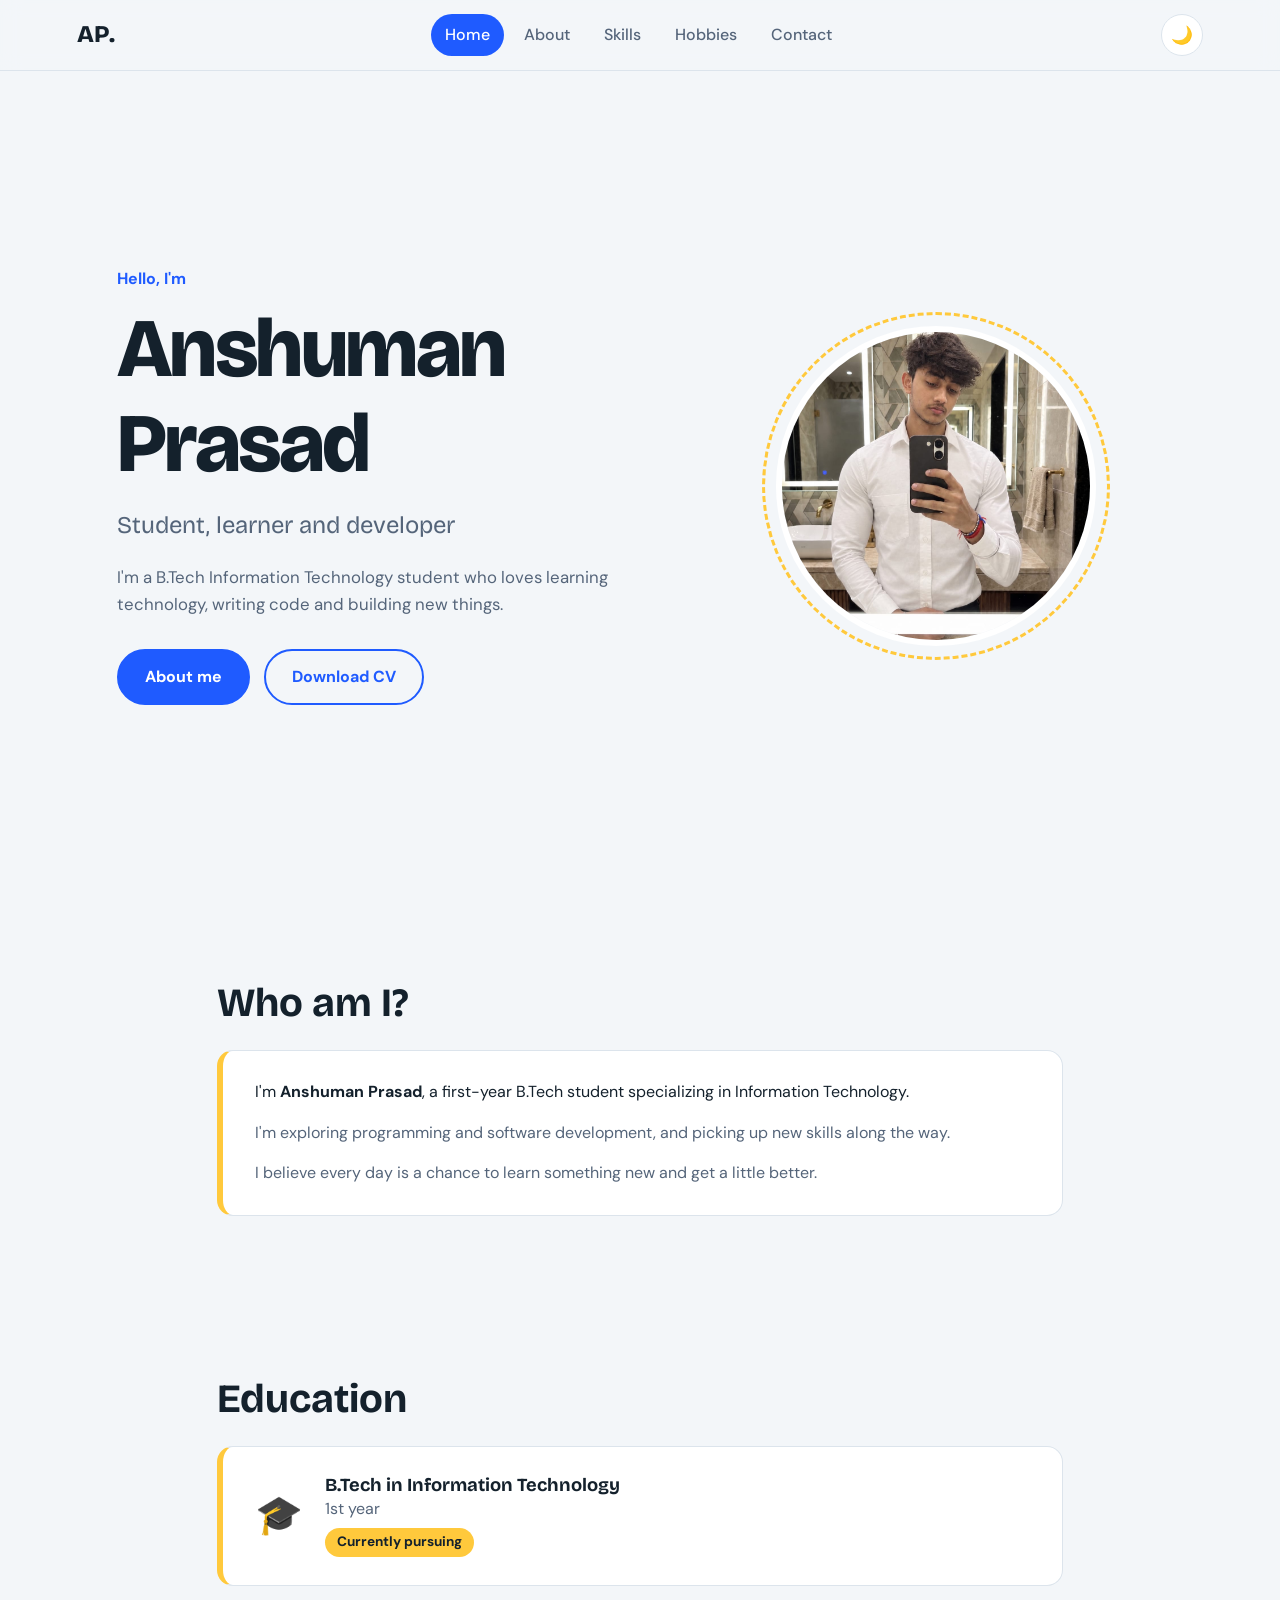
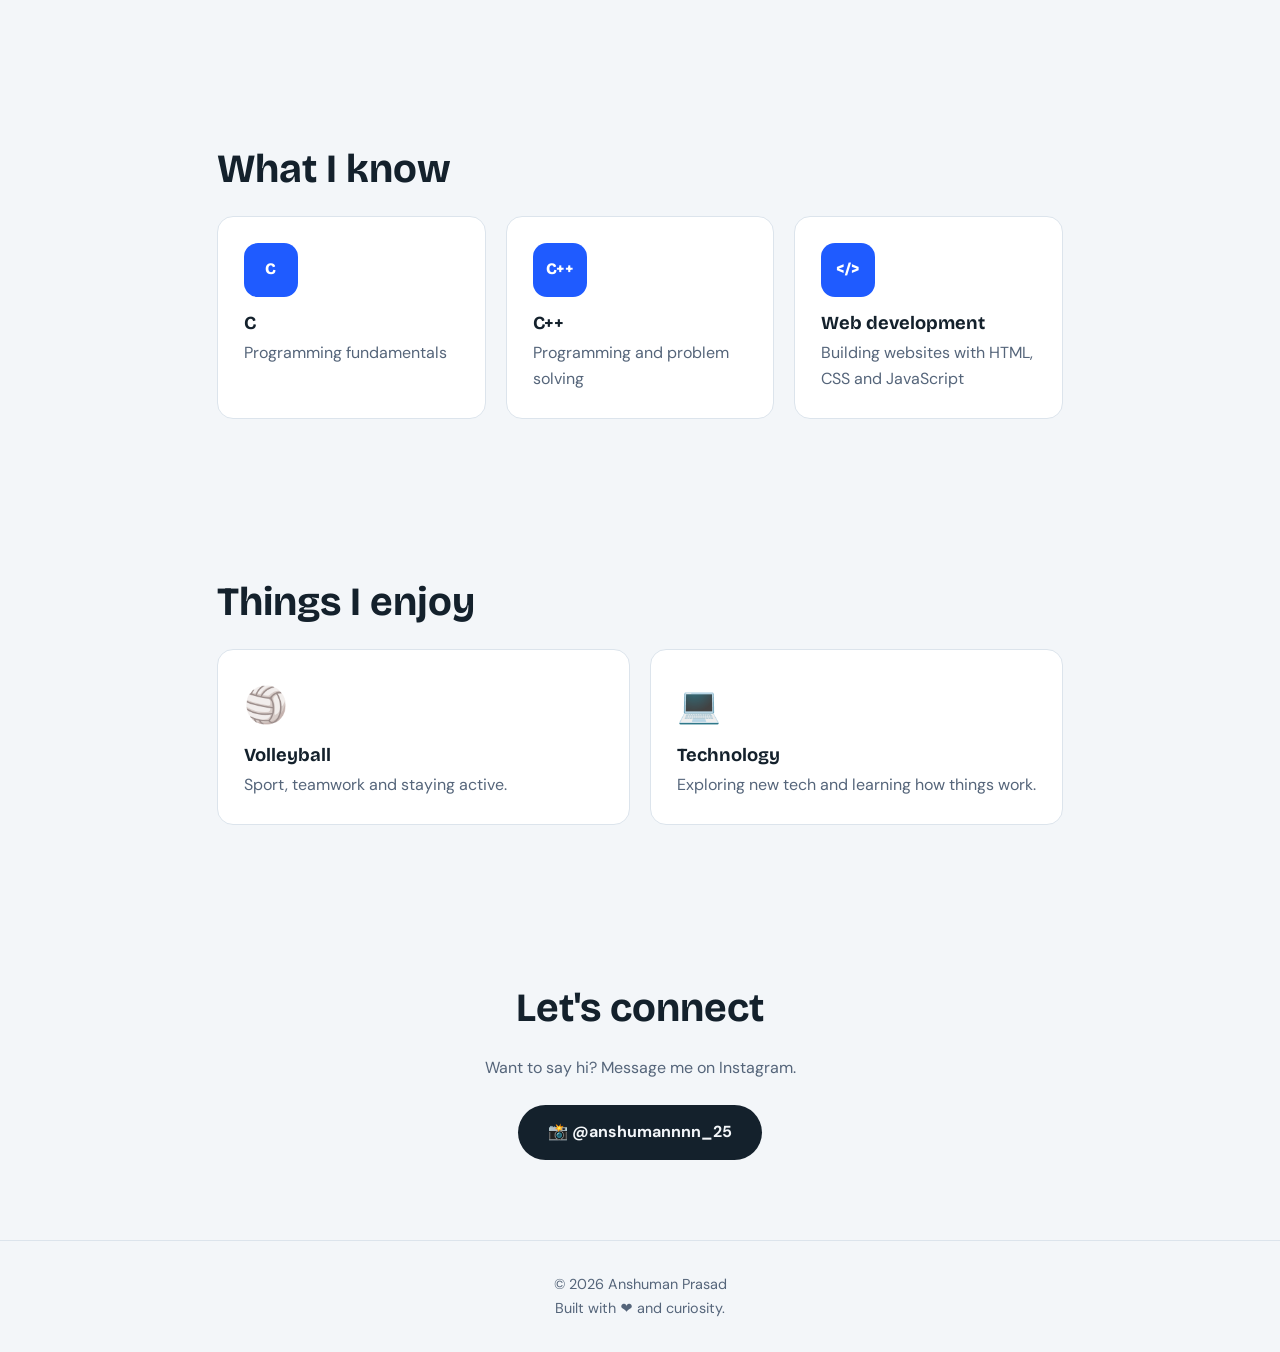
<file: index.html>
<!DOCTYPE html>
<html lang="en">
<head>
  <meta charset="UTF-8">
  <meta name="viewport" content="width=device-width, initial-scale=1.0">
  <meta name="description" content="Portfolio of Anshuman Prasad, a first-year B.Tech IT student learning C, C++ and web development.">
  <meta name="theme-color" content="#0E141B">
  <title>Anshuman Prasad | Student &amp; Developer</title>
  <link rel="preconnect" href="https://fonts.googleapis.com">
  <link rel="preconnect" href="https://fonts.gstatic.com" crossorigin>
  <link href="https://fonts.googleapis.com/css2?family=Bricolage+Grotesque:wght@500;700;800&family=DM+Sans:wght@400;500;700&display=swap" rel="stylesheet">
  <link rel="stylesheet" href="style1.css">
</head>
<body>

  <a class="skip-link" href="#main">Skip to content</a>

  <header class="navbar">
    <a href="#home" class="logo" aria-label="Home">AP.</a>

    <nav id="nav-links" class="nav-links" aria-label="Main">
      <a href="#home">Home</a>
      <a href="#about">About</a>
      <a href="#skills">Skills</a>
      <a href="#hobbies">Hobbies</a>
      <a href="#contact">Contact</a>
    </nav>

    <div class="nav-actions">
      <button id="theme-toggle" class="theme-btn" type="button" aria-label="Switch to dark theme">🌙</button>
      <button id="menu-toggle" class="menu-btn" type="button" aria-label="Open menu" aria-expanded="false" aria-controls="nav-links">☰</button>
    </div>
  </header>

  <main id="main">

    <!-- Home -->
    <section id="home" class="hero">
      <div class="hero-text">
        <p class="intro">Hello, I'm</p>
        <h1>Anshuman Prasad</h1>
        <p class="role">Student, learner and developer</p>
        <p class="hero-description">
          I'm a B.Tech Information Technology student who loves learning
          technology, writing code and building new things.
        </p>
        <div class="buttons">
          <a href="#about" class="btn primary">About me</a>
          <a href="resume.pdf" download class="btn secondary">Download CV</a>
        </div>
      </div>

      <div class="profile-container">
        <div class="profile-glow" aria-hidden="true"></div>
        <img src="profile.jpg" alt="Portrait of Anshuman Prasad" class="profile-image" width="320" height="320">
      </div>
    </section>

    <!-- About -->
    <section id="about" class="section">
      <h2>Who am I?</h2>
      <div class="about-card">
        <p>I'm <strong>Anshuman Prasad</strong>, a first-year B.Tech student specializing in Information Technology.</p>
        <p>I'm exploring programming and software development, and picking up new skills along the way.</p>
        <p>I believe every day is a chance to learn something new and get a little better.</p>
      </div>
    </section>

    <!-- Education -->
    <section id="education" class="section">
      <h2>Education</h2>
      <div class="education-card">
        <div class="education-icon" aria-hidden="true">🎓</div>
        <div>
          <h3>B.Tech in Information Technology</h3>
          <p>1st year</p>
          <span>Currently pursuing</span>
        </div>
      </div>
    </section>

    <!-- Skills -->
    <section id="skills" class="section">
      <h2>What I know</h2>
      <div class="skills-container">
        <article class="skill-card">
          <div class="skill-icon" aria-hidden="true">C</div>
          <h3>C</h3>
          <p>Programming fundamentals</p>
        </article>
        <article class="skill-card">
          <div class="skill-icon" aria-hidden="true">C++</div>
          <h3>C++</h3>
          <p>Programming and problem solving</p>
        </article>
        <article class="skill-card">
          <div class="skill-icon" aria-hidden="true">&lt;/&gt;</div>
          <h3>Web development</h3>
          <p>Building websites with HTML, CSS and JavaScript</p>
        </article>
      </div>
    </section>

    <!-- Hobbies -->
    <section id="hobbies" class="section">
      <h2>Things I enjoy</h2>
      <div class="hobbies-container">
        <article class="hobby-card">
          <span aria-hidden="true">🏐</span>
          <h3>Volleyball</h3>
          <p>Sport, teamwork and staying active.</p>
        </article>
        <article class="hobby-card">
          <span aria-hidden="true">💻</span>
          <h3>Technology</h3>
          <p>Exploring new tech and learning how things work.</p>
        </article>
      </div>
    </section>

    <!-- Contact -->
    <section id="contact" class="section contact-section">
      <h2>Let's connect</h2>
      <p>Want to say hi? Message me on Instagram.</p>
      <a href="https://instagram.com/anshumannnn_25" target="_blank" rel="noopener noreferrer" class="instagram-btn">
        📸 @anshumannnn_25
      </a>
    </section>

  </main>

  <footer>
    <p>© 2026 Anshuman Prasad</p>
    <p>Built with ❤️ and curiosity.</p>
  </footer>

  <script src="script.js"></script>
</body>
</html>
</file>
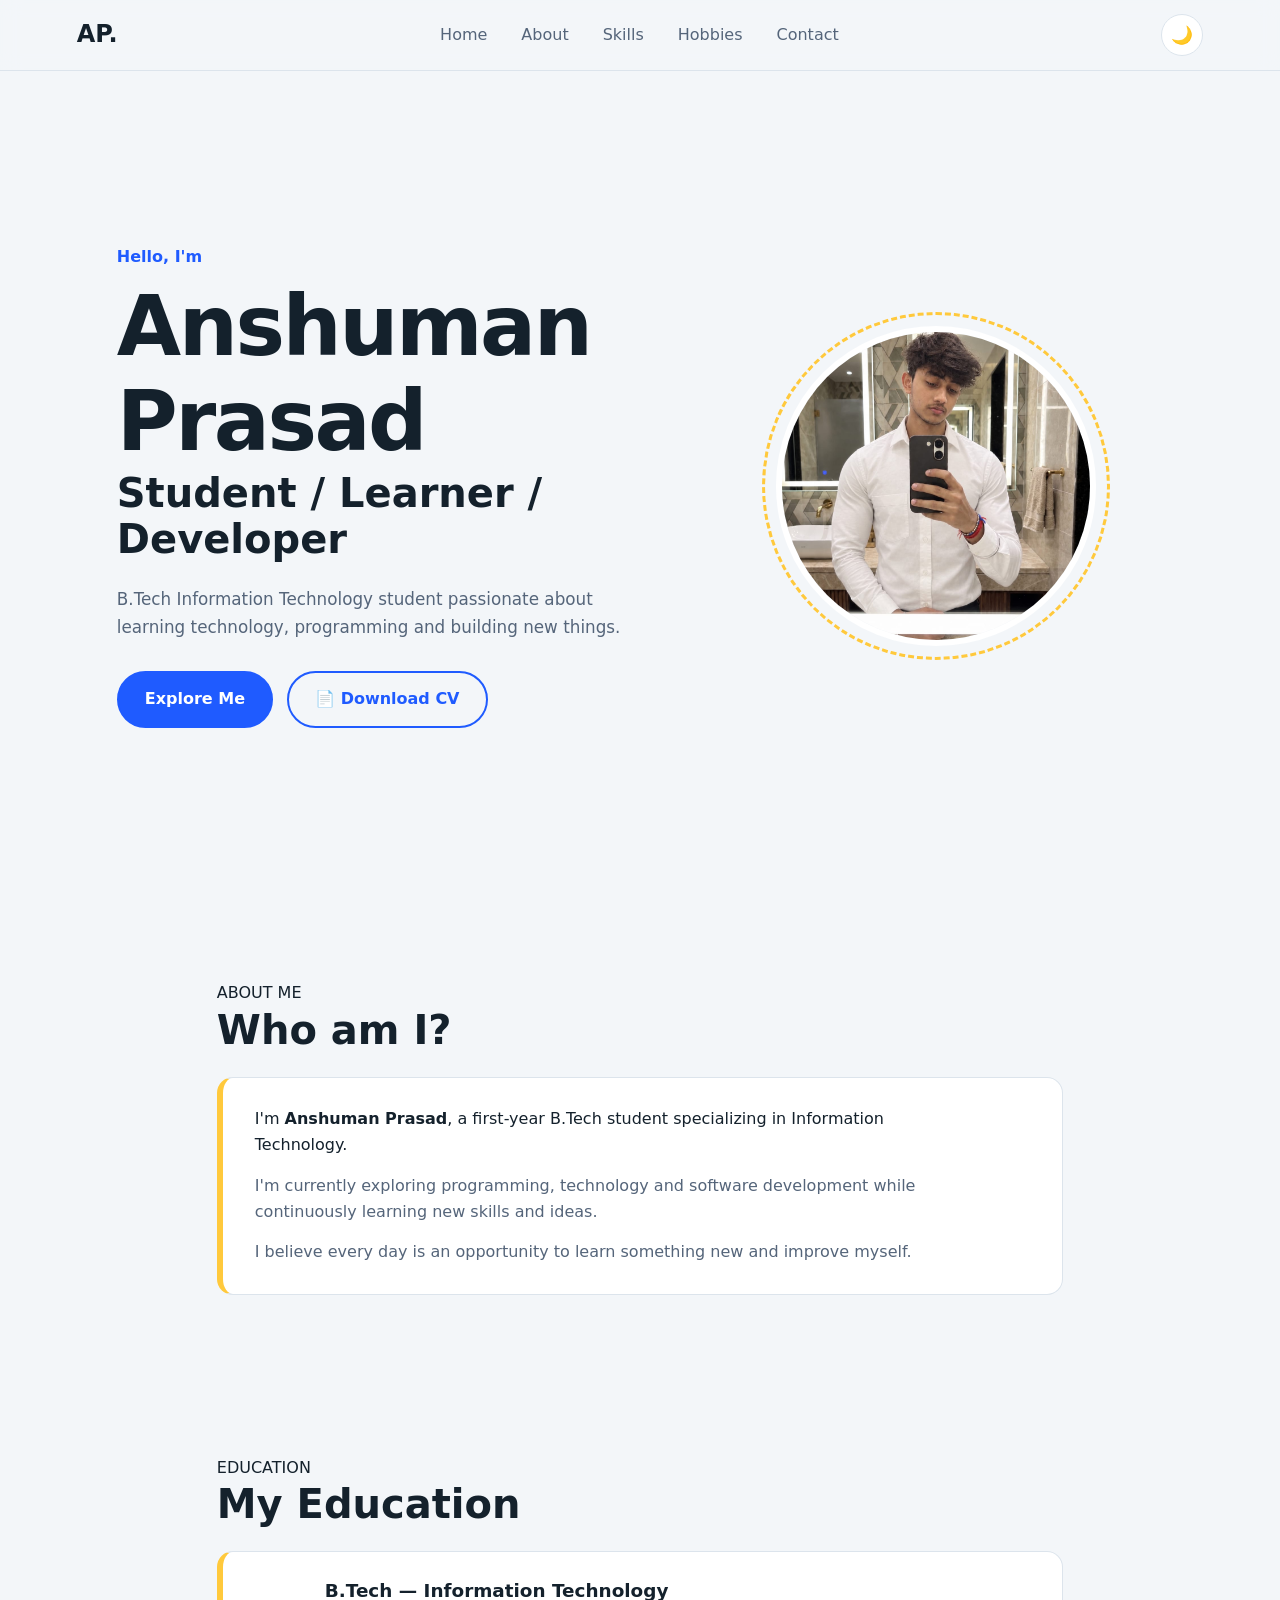
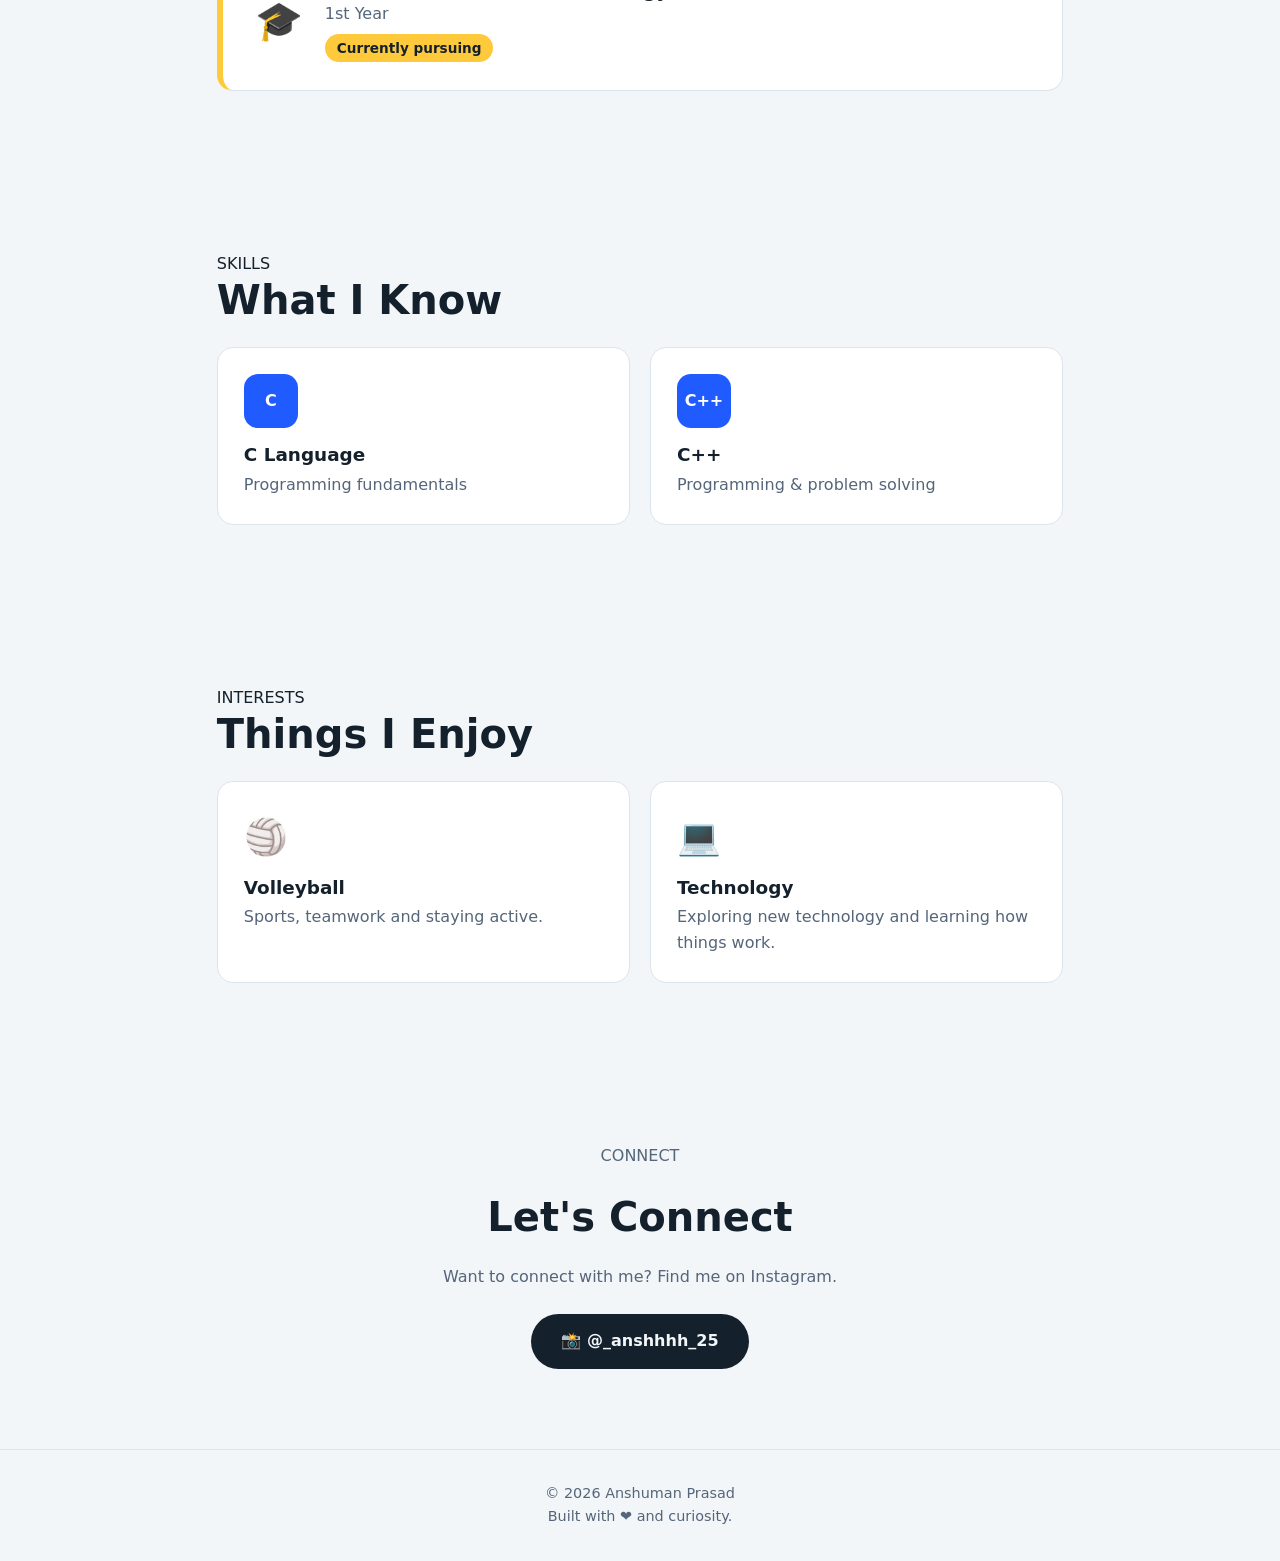
<file: index1.html>
<!DOCTYPE html> <html lang="en"> <head> <meta charset="UTF-8"> <meta name="viewport" content="width=device-width, initial-scale=1.0">
<title>Anshuman Prasad | Student & Developer</title>

<link rel="stylesheet" href="style1.css">

</head> <body>
<!-- Navigation -->
<nav class="navbar">
    <div class="logo">AP.</div>

    <div class="nav-links">
        <a href="#home">Home</a>
        <a href="#about">About</a>
        <a href="#skills">Skills</a>
        <a href="#hobbies">Hobbies</a>
        <a href="#contact">Contact</a>
    </div>

    <button id="theme-toggle" class="theme-btn">🌙</button>
</nav>


<!-- Home -->
<section id="home" class="hero">

    <div class="hero-text">

        <p class="intro">Hello, I'm</p>

        <h1>Anshuman <span>Prasad</span></h1>

        <h2>Student / Learner / Developer</h2>

        <p class="hero-description">
            B.Tech Information Technology student passionate about
            learning technology, programming and building new things.
        </p>

        <div class="buttons">

            <a href="#about" class="btn primary">
                Explore Me
            </a>

            <a href="resume.pdf" download class="btn secondary">
                📄 Download CV
            </a>

        </div>

    </div>


    <div class="profile-container">

        <div class="profile-glow"></div>

        <img
            src="profile.jpg"
            alt="Anshuman Prasad"
            class="profile-image"
        >

    </div>

</section>


<!-- About -->
<section id="about" class="section">

    <p class="section-label">ABOUT ME</p>

    <h2>Who am I?</h2>

    <div class="about-card">

        <p>
            I'm <strong>Anshuman Prasad</strong>, a first-year
            B.Tech student specializing in Information Technology.
        </p>

        <p>
            I'm currently exploring programming, technology and
            software development while continuously learning new
            skills and ideas.
        </p>

        <p>
            I believe every day is an opportunity to learn
            something new and improve myself.
        </p>

    </div>

</section>


<!-- Education -->
<section class="section">

    <p class="section-label">EDUCATION</p>

    <h2>My Education</h2>

    <div class="education-card">

        <div class="education-icon">
            🎓
        </div>

        <div>
            <h3>B.Tech — Information Technology</h3>

            <p>1st Year</p>

            <span>Currently pursuing</span>
        </div>

    </div>

</section>


<!-- Skills -->
<section id="skills" class="section">

    <p class="section-label">SKILLS</p>

    <h2>What I Know</h2>

    <div class="skills-container">

        <div class="skill-card">
            <div class="skill-icon">C</div>
            <h3>C Language</h3>
            <p>Programming fundamentals</p>
        </div>

        <div class="skill-card">
            <div class="skill-icon">C++</div>
            <h3>C++</h3>
            <p>Programming & problem solving</p>
        </div>

    </div>

</section>


<!-- Hobbies -->
<section id="hobbies" class="section">

    <p class="section-label">INTERESTS</p>

    <h2>Things I Enjoy</h2>

    <div class="hobbies-container">

        <div class="hobby-card">
            <span>🏐</span>
            <h3>Volleyball</h3>
            <p>Sports, teamwork and staying active.</p>
        </div>

        <div class="hobby-card">
            <span>💻</span>
            <h3>Technology</h3>
            <p>Exploring new technology and learning how things work.</p>
        </div>

    </div>

</section>


<!-- Contact -->
<section id="contact" class="section contact-section">

    <p class="section-label">CONNECT</p>

    <h2>Let's Connect</h2>

    <p>
        Want to connect with me? Find me on Instagram.
    </p>

    <a
        href="https://instagram.com/_anshhhh_25"
        target="_blank"
        class="instagram-btn"
    >
        📸 @_anshhhh_25
    </a>

</section>


<!-- Footer -->
<footer>

    <p>
        © 2026 Anshuman Prasad
    </p>

    <p>
        Built with ❤️ and curiosity.
    </p>

</footer>


<script src="script.js"></script>

</body> </html>
</file>
<file: style1.css>
/* Volleyball-court palette: court blue + ball yellow */
:root {
  --bg: #F3F6F9;
  --surface: #FFFFFF;
  --text: #14212C;
  --muted: #55657A;
  --line: #DCE4EC;
  --accent: #1F5BFF;
  --accent-ink: #FFFFFF;
  --ball: #FFC93C;
  --font-head: "Bricolage Grotesque", system-ui, sans-serif;
  --font-body: "DM Sans", system-ui, sans-serif;
}

@media (prefers-color-scheme: dark) {
  :root:not([data-theme="light"]) { --bg:#0E141B; --surface:#17202A; --text:#EAF0F6; --muted:#9AABBD; --line:#263341; --accent:#6C93FF; --accent-ink:#0E141B; }
}
:root[data-theme="dark"] { --bg:#0E141B; --surface:#17202A; --text:#EAF0F6; --muted:#9AABBD; --line:#263341; --accent:#6C93FF; --accent-ink:#0E141B; }

*, *::before, *::after { box-sizing: border-box; margin: 0; padding: 0; }
html { scroll-behavior: smooth; scroll-padding-top: 80px; }
body { font-family: var(--font-body); background: var(--bg); color: var(--text); line-height: 1.65; transition: background .3s, color .3s; }
img { max-width: 100%; display: block; }
a { color: inherit; }
:focus-visible { outline: 3px solid var(--accent); outline-offset: 3px; border-radius: 6px; }

h1, h2, h3 { font-family: var(--font-head); line-height: 1.15; }
h2 { font-size: clamp(1.8rem, 4vw, 2.5rem); margin-bottom: 1.5rem; }
h3 { font-size: 1.15rem; }

.skip-link { position: absolute; left: -999px; top: 8px; background: var(--accent); color: var(--accent-ink); padding: 8px 14px; border-radius: 8px; z-index: 200; }
.skip-link:focus { left: 8px; }

/* Navbar */
.navbar { position: sticky; top: 0; z-index: 100; display: flex; align-items: center; justify-content: space-between; padding: 14px 6vw; background: color-mix(in srgb, var(--bg) 85%, transparent); backdrop-filter: blur(10px); border-bottom: 1px solid var(--line); }
.logo { font-family: var(--font-head); font-weight: 800; font-size: 1.5rem; text-decoration: none; }
.nav-links { display: flex; gap: 6px; }
.nav-links a { text-decoration: none; color: var(--muted); font-weight: 500; padding: 8px 14px; border-radius: 999px; transition: background .2s, color .2s; }
.nav-links a:hover { color: var(--text); background: var(--surface); }
.nav-links a.active { color: var(--accent-ink); background: var(--accent); }
.nav-actions { display: flex; gap: 8px; }
.theme-btn, .menu-btn { width: 42px; height: 42px; border-radius: 50%; border: 1px solid var(--line); background: var(--surface); color: var(--text); font-size: 1.1rem; cursor: pointer; transition: transform .2s; }
.theme-btn:hover, .menu-btn:hover { transform: scale(1.08); }
.menu-btn { display: none; }

/* Hero */
.hero { min-height: calc(100vh - 71px); display: grid; grid-template-columns: 1.2fr 1fr; align-items: center; gap: 48px; padding: 60px 6vw; max-width: 1200px; margin: 0 auto; }
.intro { color: var(--accent); font-weight: 700; margin-bottom: 8px; }
.hero h1 { font-size: clamp(2.8rem, 8vw, 5.2rem); font-weight: 800; letter-spacing: -0.03em; }
.role { font-family: var(--font-head); font-size: clamp(1.1rem, 2.5vw, 1.5rem); color: var(--muted); margin: 14px 0 18px; }
.hero-description { max-width: 52ch; color: var(--muted); font-size: 1.05rem; }
.buttons { display: flex; flex-wrap: wrap; gap: 14px; margin-top: 30px; }
.btn { display: inline-block; padding: 13px 26px; border-radius: 999px; font-weight: 700; text-decoration: none; border: 2px solid var(--accent); transition: transform .2s, box-shadow .2s; }
.btn:hover { transform: translateY(-2px); }
.btn.primary { background: var(--accent); color: var(--accent-ink); }
.btn.secondary { color: var(--accent); background: transparent; }

.profile-container { position: relative; justify-self: center; width: min(320px, 70vw); aspect-ratio: 1; }
.profile-glow { position: absolute; inset: -14px; border-radius: 50%; border: 3px dashed var(--ball); animation: spin 40s linear infinite; }
.profile-image { position: relative; width: 100%; height: 100%; object-fit: cover; border-radius: 50%; border: 6px solid var(--surface); background: var(--line); }
@keyframes spin { to { transform: rotate(360deg); } }

/* Sections */
.section { max-width: 1000px; margin: 0 auto; padding: 80px 6vw; }

.about-card, .education-card { background: var(--surface); border: 1px solid var(--line); border-left: 6px solid var(--ball); border-radius: 16px; padding: 28px 32px; }
.about-card p { max-width: 65ch; }
.about-card p + p { margin-top: 14px; color: var(--muted); }

.education-card { display: flex; align-items: center; gap: 22px; }
.education-icon { font-size: 2.4rem; }
.education-card p { color: var(--muted); }
.education-card span { display: inline-block; margin-top: 6px; font-size: .85rem; font-weight: 700; padding: 3px 12px; border-radius: 999px; background: var(--ball); color: #14212C; }

.skills-container, .hobbies-container { display: grid; grid-template-columns: repeat(auto-fit, minmax(230px, 1fr)); gap: 20px; }
.skill-card, .hobby-card { background: var(--surface); border: 1px solid var(--line); border-radius: 16px; padding: 26px; transition: transform .25s, border-color .25s; }
.skill-card:hover, .hobby-card:hover { transform: translateY(-4px); border-color: var(--accent); }
.skill-icon { display: grid; place-items: center; width: 54px; height: 54px; margin-bottom: 16px; border-radius: 14px; background: var(--accent); color: var(--accent-ink); font-family: var(--font-head); font-weight: 800; }
.skill-card p, .hobby-card p { color: var(--muted); margin-top: 6px; }
.hobby-card span { font-size: 2.2rem; display: block; margin-bottom: 10px; }

/* Contact */
.contact-section { text-align: center; }
.contact-section p { color: var(--muted); margin-bottom: 24px; }
.instagram-btn { display: inline-block; padding: 14px 30px; border-radius: 999px; background: var(--text); color: var(--bg); font-weight: 700; text-decoration: none; transition: transform .2s; }
.instagram-btn:hover { transform: translateY(-2px); }

footer { text-align: center; padding: 32px 6vw; border-top: 1px solid var(--line); color: var(--muted); font-size: .9rem; }

/* Mobile */
@media (max-width: 800px) {
  .menu-btn { display: inline-block; }
  .nav-links { position: absolute; top: 100%; left: 0; right: 0; flex-direction: column; padding: 12px 6vw 18px; background: var(--bg); border-bottom: 1px solid var(--line); display: none; }
  .nav-links.open { display: flex; }
  .hero { grid-template-columns: 1fr; text-align: center; min-height: auto; padding-top: 40px; }
  .hero-description { margin-inline: auto; }
  .buttons { justify-content: center; }
  .profile-container { order: -1; }
  .section { padding: 56px 6vw; }
}

@media (prefers-reduced-motion: reduce) {
  html { scroll-behavior: auto; }
  *, *::before, *::after { animation: none !important; transition: none !important; }
}
</file>
